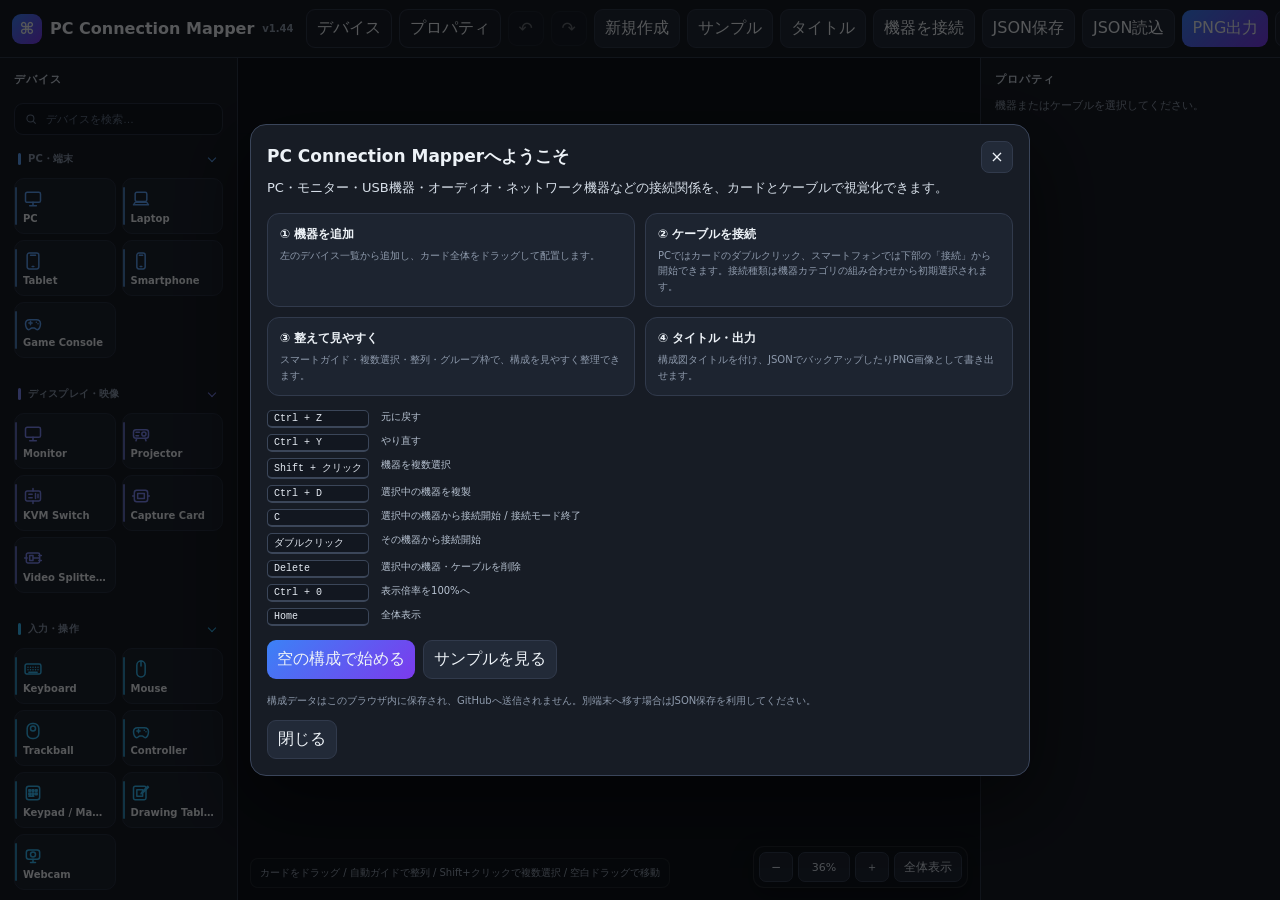
<file: index.html>
<!DOCTYPE html>
<html lang="ja">
<head>
  <meta charset="UTF-8">
  <meta name="viewport" content="width=device-width, initial-scale=1.0">
  <title>PC Connection Mapper</title>
  <meta name="theme-color" content="#171c25">
  <meta name="description" content="PC周辺機器の接続関係を視覚化するWebアプリ">
  <link rel="manifest" href="./manifest.webmanifest">
  <link rel="icon" type="image/png" sizes="192x192" href="./icon-192.png">
  <link rel="apple-touch-icon" href="./icon-192.png">
  <link rel="stylesheet" href="./styles.css?v=1.44">
</head>
<body>
  <div id="app" class="app">
    <header class="topbar">
      <div class="brand">
        <span class="brand-mark">⌘</span>
        <span>PC Connection Mapper</span>
        <span class="version">v1.44</span>
      </div>
      <div class="top-actions">
        <button class="btn ghost" id="toggleLeftBtn">デバイス</button>
        <button class="btn ghost" id="toggleRightBtn">プロパティ</button>
        <button class="btn icon-action" id="undoBtn" title="元に戻す (Ctrl+Z)" disabled>↶</button>
        <button class="btn icon-action" id="redoBtn" title="やり直す (Ctrl+Y / Ctrl+Shift+Z)" disabled>↷</button>
        <button class="btn" id="newBtn">新規作成</button>
        <button class="btn" id="sampleBtn">サンプル</button>
        <button class="btn" id="titleBtn">タイトル</button>
        <button class="btn" id="connectBtn">機器を接続</button>
        <button class="btn" id="jsonSaveBtn">JSON保存</button>
        <button class="btn" id="jsonLoadBtn">JSON読込</button>
        <input id="jsonFileInput" type="file" accept=".json,application/json" hidden>
        <button class="btn primary" id="pngBtn">PNG出力</button>
        <button class="btn ghost help-btn" id="helpBtn" title="使い方">?</button>
      </div>
    </header>

    <aside class="sidebar left-panel">
      <div class="sidebar-heading">
        <div class="panel-title">デバイス</div>
        <button class="mobile-drawer-close" id="mobileLeftCloseBtn" type="button" aria-label="デバイスパネルを閉じる">×</button>
      </div>
      <div class="device-search-wrap">
        <svg class="device-search-icon" viewBox="0 0 24 24" aria-hidden="true" fill="none" stroke="currentColor" stroke-width="1.8">
          <circle cx="11" cy="11" r="6"></circle>
          <path d="m16 16 4 4"></path>
        </svg>
        <input id="deviceSearch" class="device-search-input" type="search" autocomplete="off" placeholder="デバイスを検索…">
        <button id="clearDeviceSearchBtn" class="device-search-clear" type="button" title="検索をクリア" hidden>×</button>
      </div>
      <div class="palette" id="palette"></div>
      <div class="panel-box">
        <div class="panel-title small-title">配置</div>
        <label class="check-row">
          <input id="snapToggle" type="checkbox" checked>
          <span>20pxグリッドに吸着</span>
        </label>
        <label class="form-label theme-control-label" for="backgroundThemeSelect">背景</label>
        <select class="form-control compact-control" id="backgroundThemeSelect">
          <option value="dark">Dark</option>
          <option value="light">Light</option>
        </select>
        <button class="btn group-add-btn" id="addGroupBtn">＋ グループ枠を追加</button>
      </div>
    </aside>

    <main class="viewport" id="viewport">
      <div class="world" id="world">
        <div id="groupsBack" class="groups-layer groups-layer-back"></div>
        <svg id="links" class="links"></svg>
        <div id="groups" class="groups-layer"></div>
        <div id="groupControls" class="group-controls-layer"></div>
        <div id="diagramTitleLayer" class="diagram-title-layer"></div>
        <div id="annotations" class="annotations-layer"></div>
        <div id="nodes" class="nodes"></div>
        <div id="guides" class="guides-layer"></div>
      </div>

      <div class="canvas-hint">
        カードをドラッグ / 自動ガイドで整列 / Shift+クリックで複数選択 / 空白ドラッグで移動
      </div>

      <div class="view-controls" id="viewControls">
        <button class="view-btn" id="zoomOutBtn" title="縮小">−</button>
        <button class="view-btn zoom-value" id="resetZoomBtn" title="100%に戻す">100%</button>
        <button class="view-btn" id="zoomInBtn" title="拡大">＋</button>
        <button class="view-btn fit-btn" id="fitBtn">全体表示</button>
      </div>
    </main>

    <aside class="sidebar right-panel">
      <div class="sidebar-heading">
        <div class="panel-title">プロパティ</div>
        <button class="mobile-drawer-close" id="mobileRightCloseBtn" type="button" aria-label="プロパティパネルを閉じる">×</button>
      </div>
      <div id="properties" class="properties-empty">機器またはケーブルを選択してください。</div>
    </aside>
  </div>

  <div class="mobile-drawer-backdrop" id="mobileDrawerBackdrop"></div>

  <nav class="mobile-toolbar" id="mobileToolbar" aria-label="モバイル操作">
    <button class="mobile-tool-btn" id="mobileDevicesBtn" type="button">
      <span class="mobile-tool-icon" aria-hidden="true">＋</span>
      <span>デバイス</span>
    </button>
    <button class="mobile-tool-btn" id="mobileConnectBtn" type="button" aria-pressed="false">
      <span class="mobile-tool-icon" aria-hidden="true">↗</span>
      <span id="mobileConnectLabel">接続</span>
    </button>
    <button class="mobile-tool-btn" id="mobileEditBtn" type="button">
      <span class="mobile-tool-icon" aria-hidden="true">✎</span>
      <span>編集</span>
    </button>
    <button class="mobile-tool-btn" id="mobileFitBtn" type="button">
      <span class="mobile-tool-icon" aria-hidden="true">□</span>
      <span>全体</span>
    </button>
  </nav>

  <div class="modal-backdrop" id="exportModal">
    <div class="modal">
      <div class="modal-head">
        <h2 id="modalTitle">書き出し</h2>
        <button class="icon-btn" id="modalCloseBtn">×</button>
      </div>
      <div id="modalContent"></div>
      <div class="modal-actions">
        <a class="btn primary" id="modalDownloadLink" download>保存</a>
        <button class="btn" id="copyJsonBtn" hidden>JSONをコピー</button>
        <button class="btn" id="modalCloseBtn2">閉じる</button>
      </div>
    </div>
  </div>

  <div class="toast" id="toast"></div>

  <script type="module" src="./app.js?v=1.44"></script>
  <script>
    if ('serviceWorker' in navigator && location.protocol !== 'file:') {
      window.addEventListener('load', () => {
        navigator.serviceWorker.register('./sw.js?v=1.44', { updateViaCache: 'none' }).catch(console.warn);
      });
    }
  </script>
</body>
</html>
</file>
<file: styles.css>
:root{
  color-scheme:dark;
  --bg:#0d1117;
  --panel:#171c25;
  --panel2:#202735;
  --panel3:#121720;
  --line:#313a4c;
  --text:#edf2f7;
  --muted:#8f9bad;
  --accent:#6ea8fe;
  --accent2:#8b5cf6;
  --danger:#ef4444;
  --left-w:238px;
  --right-w:300px;
}
*{box-sizing:border-box}
html,body{margin:0;width:100%;height:100%;overflow:hidden}
body{font-family:Inter,system-ui,-apple-system,BlinkMacSystemFont,"Segoe UI",sans-serif;background:var(--bg);color:var(--text)}
button,input,select,textarea{font:inherit}
button{user-select:none}
.app{
  width:100vw;height:100vh;
  display:grid;
  grid-template-columns:var(--left-w) minmax(0,1fr) var(--right-w);
  grid-template-rows:58px minmax(0,1fr);
}
.app.hide-left{grid-template-columns:0 minmax(0,1fr) var(--right-w)}
.app.hide-right{grid-template-columns:var(--left-w) minmax(0,1fr) 0}
.app.hide-left.hide-right{grid-template-columns:0 minmax(0,1fr) 0}
.topbar{
  grid-column:1/4;
  display:flex;align-items:center;gap:12px;
  padding:0 12px;
  background:#171c25;border-bottom:1px solid var(--line);
  min-width:0;
}
.brand{display:flex;align-items:center;gap:8px;font-weight:800;white-space:nowrap}
.brand-mark{
  width:30px;height:30px;border-radius:9px;display:grid;place-items:center;
  background:linear-gradient(135deg,#3b82f6,#7c3aed);
}
.version{font-size:10px;color:var(--muted);font-weight:600}
.top-actions{margin-left:auto;display:flex;gap:7px;align-items:center;min-width:0}
.btn{
  border:1px solid var(--line);background:#222a38;color:var(--text);
  padding:8px 10px;border-radius:9px;cursor:pointer;white-space:nowrap;
}
.btn:hover{border-color:#56637e;background:#293243}
.btn.primary{border:none;background:linear-gradient(135deg,#3b82f6,#7c3aed)}
.btn.ghost{background:#1b212c}
.btn.danger{background:#3a2429;color:#fecaca;border-color:#5b3038}
.sidebar{
  background:var(--panel);overflow:auto;padding:14px;
  transition:opacity .15s ease;
}
.left-panel{border-right:1px solid var(--line)}
.right-panel{border-left:1px solid var(--line)}
.hide-left .left-panel,.hide-right .right-panel{opacity:0;pointer-events:none;padding:0;overflow:hidden}
.panel-title{
  margin:0 0 10px;font-size:11px;text-transform:uppercase;
  letter-spacing:.08em;color:#cbd5e1;font-weight:800
}
.small-title{font-size:10px}
.palette{display:flex;flex-direction:column;gap:12px}
.device-group{display:block;margin:0}
.device-group-title{display:flex;align-items:center;gap:6px;font-size:9px;font-weight:800;letter-spacing:.08em;color:#77859a;margin:0 0 6px;padding:0 2px;text-transform:uppercase}
.device-group-grid{display:grid;grid-template-columns:1fr 1fr;gap:6px}
.palette-btn{
  position:relative;overflow:hidden;
  min-height:56px;padding:8px;border:1px solid #293244;border-radius:10px;
  background:#1d2430;color:var(--text);cursor:pointer;text-align:left;
  transition:background .15s,border-color .15s,transform .15s;
}
.palette-btn:hover{border-color:#52627d;background:#252f40;transform:translateY(-1px)}
.palette-icon{display:flex;align-items:center;height:22px;color:var(--cat-color,#9fb7d8)}
.palette-name{display:block;font-size:10px;font-weight:750;margin-top:3px;white-space:nowrap;overflow:hidden;text-overflow:ellipsis}
.palette-svg{width:20px;height:20px}
.device-svg{width:20px;height:20px}
.node-svg{width:20px;height:20px}
.panel-box{
  margin-top:12px;padding:11px;border-radius:12px;
  border:1px solid var(--line);background:#1d2430
}
.check-row{display:flex;align-items:center;gap:7px;font-size:11px;color:#c5cfdd}
.check-row input{width:auto}
.viewport{
  position:relative;overflow:hidden;background:#0f131b;
  user-select:none;-webkit-user-select:none;cursor:grab;min-width:0;min-height:0;
}
.viewport.panning{cursor:grabbing}
.world{
  position:absolute;left:0;top:0;width:3200px;height:2200px;
  transform-origin:0 0;
  background-color:#0f131b;
  background-image:
    linear-gradient(rgba(255,255,255,.035) 1px,transparent 1px),
    linear-gradient(90deg,rgba(255,255,255,.035) 1px,transparent 1px),
    linear-gradient(rgba(255,255,255,.06) 1px,transparent 1px),
    linear-gradient(90deg,rgba(255,255,255,.06) 1px,transparent 1px);
  background-size:20px 20px,20px 20px,100px 100px,100px 100px;
}
.links{position:absolute;inset:0;width:100%;height:100%;pointer-events:auto;z-index:2}
.nodes{position:absolute;inset:0;z-index:5}
.node{
  --cat-color:#64748b;
  position:absolute;border:1px solid #3b455a;border-radius:14px;
  background:linear-gradient(180deg,#222a39,#1b202c);
  box-shadow:0 10px 25px rgba(0,0,0,.27);
  overflow:hidden;cursor:grab;touch-action:none;
}
.node:active{cursor:grabbing}
.node.selected{
  border-color:var(--accent);
  box-shadow:0 0 0 2px rgba(110,168,254,.15),0 10px 25px rgba(0,0,0,.3)
}
.node.connect-source{
  border-color:#a78bfa;
  box-shadow:0 0 0 3px rgba(167,139,250,.16),0 10px 25px rgba(0,0,0,.3)
}
.node-head{display:flex;align-items:flex-start;gap:8px;padding:9px 10px 5px}
.node-icon{width:28px;height:28px;border-radius:8px;background:#192131;border:1px solid #313d52;color:var(--cat-color,#a9c2e5);display:grid;place-items:center;flex:0 0 auto}
.node-content{min-width:0}
.node-title{font-size:13px;font-weight:800;white-space:nowrap;overflow:hidden;text-overflow:ellipsis}
.node-type{font-size:9px;color:var(--muted)}
.node-model{font-size:10px;color:#9cabc0;margin-top:1px;white-space:nowrap;overflow:hidden;text-overflow:ellipsis}
.node-note{
  padding:0 10px 8px;color:#aab4c5;font-size:10px;line-height:1.35;
  white-space:pre-wrap;overflow:hidden;display:-webkit-box;
  -webkit-line-clamp:2;-webkit-box-orient:vertical
}
.edge-hit{stroke:rgba(255,255,255,.01);stroke-width:22;fill:none;pointer-events:stroke;cursor:pointer}
.edge-visible{fill:none;stroke-width:3;stroke-linecap:round;stroke-linejoin:round;pointer-events:none}
.edge-selected{stroke-width:5}
.edge-dashed{stroke-dasharray:8 6}
.edge-label{
  font-size:10px;fill:#d7deea;text-anchor:middle;
  paint-order:stroke;stroke:#11161f;stroke-width:5;
  pointer-events:auto;cursor:pointer
}
.canvas-hint{
  position:absolute;left:12px;bottom:12px;pointer-events:none;
  padding:7px 9px;border-radius:8px;
  background:rgba(17,22,30,.88);border:1px solid rgba(255,255,255,.08);
  font-size:10px;color:#9aa6b8
}
.view-controls{
  position:absolute;right:12px;bottom:12px;
  display:flex;align-items:center;gap:5px;padding:5px;
  background:rgba(17,22,30,.93);border:1px solid rgba(255,255,255,.09);
  border-radius:11px;box-shadow:0 8px 24px rgba(0,0,0,.24);
  backdrop-filter:blur(8px)
}
.view-btn{
  min-width:34px;height:30px;padding:0 9px;border:1px solid #354054;
  background:#202735;color:#dce4ef;border-radius:7px;cursor:pointer;font-size:12px
}
.view-btn:hover{background:#293243;border-color:#53627c}
.zoom-value{min-width:52px;font-size:11px}
.fit-btn{min-width:68px}
.properties-empty{font-size:11px;color:var(--muted);line-height:1.6}
.form-section{
  padding:12px;border:1px solid var(--line);border-radius:12px;
  background:#1d2430;margin-bottom:11px
}
.form-section h3{font-size:11px;margin:0 0 8px;text-transform:uppercase;letter-spacing:.06em}
.form-label{display:block;font-size:10px;color:var(--muted);margin:8px 0 4px}
.form-control{
  width:100%;padding:7px 8px;border-radius:8px;border:1px solid #3a4355;
  background:#121720;color:var(--text);outline:none
}
.form-control:focus{border-color:#5c8ee4}
textarea.form-control{resize:vertical;min-height:62px;line-height:1.4}
.form-grid{display:grid;grid-template-columns:1fr 1fr;gap:7px}
.mini-text{font-size:10px;color:var(--muted);line-height:1.5}
.modal-backdrop{
  position:fixed;inset:0;display:none;align-items:center;justify-content:center;
  background:rgba(0,0,0,.64);z-index:5000;padding:20px
}
.modal-backdrop.show{display:flex}
.modal{
  width:min(780px,94vw);max-height:88vh;overflow:auto;
  background:#171c25;border:1px solid #3a455a;border-radius:16px;
  box-shadow:0 25px 80px rgba(0,0,0,.55);padding:16px
}
.modal-head{display:flex;align-items:center;gap:10px}
.modal-head h2{margin:0;font-size:17px}
.icon-btn{margin-left:auto;width:32px;height:32px;border-radius:8px;border:1px solid var(--line);background:#222a38;color:var(--text);cursor:pointer}
.modal-actions{display:flex;gap:8px;flex-wrap:wrap;margin-top:12px}
.export-preview{display:block;max-width:100%;max-height:56vh;margin:12px auto;border:1px solid var(--line);background:#0f131b}
.export-json{width:100%;min-height:220px;font:11px Consolas,monospace}
.toast{
  position:fixed;left:50%;bottom:26px;transform:translateX(-50%);
  padding:9px 13px;border-radius:10px;background:#202938;border:1px solid #40506a;
  color:#e8eef7;z-index:7000;opacity:0;pointer-events:none;transition:.2s
}
.toast.show{opacity:1}
@media(max-width:1050px){
  :root{--left-w:205px;--right-w:260px}
  .top-actions .btn{padding:7px 8px;font-size:11px}
  .brand span:nth-child(2){display:none}
}

/* Editing controls */
.btn:disabled{opacity:.38;cursor:not-allowed;border-color:var(--line);background:#1b212c}
.btn:disabled:hover{background:#1b212c;border-color:var(--line)}
.icon-action{min-width:36px;padding-left:9px;padding-right:9px;font-size:17px;line-height:1}
.help-btn{min-width:34px;font-weight:800}
.welcome-lead{font-size:13px;line-height:1.7;color:#d8e0ea;margin:4px 0 12px}
.welcome-grid{display:grid;grid-template-columns:1fr 1fr;gap:10px;margin:14px 0}
.welcome-card{border:1px solid var(--line);background:#1d2430;border-radius:12px;padding:12px}
.welcome-card strong{display:block;font-size:12px;margin-bottom:5px}
.welcome-card p{margin:0;font-size:10px;color:var(--muted);line-height:1.55}
.welcome-actions{display:flex;gap:8px;flex-wrap:wrap;margin-top:14px}
.shortcut-list{display:grid;grid-template-columns:auto 1fr;gap:6px 12px;margin-top:10px;font-size:10px;color:#b8c3d2}
.shortcut-list kbd{font:10px Consolas,monospace;padding:2px 6px;border:1px solid #3b4659;border-bottom-width:2px;border-radius:5px;background:#121720;color:#e5ebf3}
@media(max-width:780px){.welcome-grid{grid-template-columns:1fr}.top-actions{overflow-x:auto}}

.node.size-xlarge .node-head{padding:12px 13px 7px}
.node.size-xlarge .node-title{font-size:15px}
.node.size-xlarge .node-model{font-size:11px;margin-top:3px}
.node.size-xlarge .node-note{
  padding:3px 13px 12px;
  font-size:11px;
  line-height:1.45;
  -webkit-line-clamp:6;
}

.node.selected-primary{box-shadow:0 0 0 2px rgba(110,168,254,.22),0 10px 25px rgba(0,0,0,.3)}
.node.locked{border-style:dashed}
.lock-badge{
  position:absolute;right:8px;bottom:7px;
  padding:2px 5px;border-radius:5px;
  background:#131925;border:1px solid #3d4a60;
  color:#8ea1bb;font-size:7px;font-weight:800;letter-spacing:.08em;
  pointer-events:none;
}
.action-grid{display:grid;grid-template-columns:1fr 1fr;gap:7px}
.single-actions{margin-bottom:0}
.selection-summary{font-size:13px;margin-bottom:5px;color:#dce6f4}
.range-caption{display:flex;justify-content:space-between;margin-top:3px;font-size:9px;color:#718097}


/* Visual organization */
.palette-btn::before{
  content:"";position:absolute;left:0;top:8px;bottom:8px;width:2px;border-radius:2px;
  background:var(--cat-color,#64748b);opacity:.7
}

.node::before{
  content:"";position:absolute;left:14px;right:14px;top:0;height:3px;
  border-radius:0 0 4px 4px;background:var(--cat-color);opacity:.9
}

.groups-layer,.group-controls-layer,.diagram-title-layer,.guides-layer{
  position:absolute;inset:0;width:100%;height:100%
}
.groups-layer{pointer-events:none;z-index:3}
.groups-layer-back{z-index:1}
.group-controls-layer{pointer-events:none;z-index:8}
.diagram-title-layer{pointer-events:none;z-index:6}
.guides-layer{pointer-events:none;z-index:20}
.group-frame{
  --group-color:#64748b;
  position:absolute;box-sizing:border-box;
  border:1.5px dashed color-mix(in srgb,var(--group-color) 62%,transparent);
  border-radius:18px;
  background:color-mix(in srgb,var(--group-color) 5%,transparent);
  pointer-events:none;
}
.group-frame.selected{
  border-style:solid;
  box-shadow:0 0 0 2px color-mix(in srgb,var(--group-color) 16%,transparent)
}
.group-control-frame{
  --group-color:#64748b;
  position:absolute;
  box-sizing:border-box;
  pointer-events:none;
}
.group-control-frame.selected .group-title-bar{
  box-shadow:0 0 0 2px color-mix(in srgb,var(--group-color) 18%,transparent)
}
.group-hit-edge{
  position:absolute;
  pointer-events:auto;
  cursor:grab;
  touch-action:none;
  z-index:1;
}
.group-hit-edge:active{cursor:grabbing}
.group-hit-top{left:0;right:0;top:-5px;height:10px}
.group-hit-bottom{left:0;right:0;bottom:-5px;height:10px}
.group-hit-left{left:-5px;top:5px;bottom:5px;width:10px}
.group-hit-right{right:-5px;top:5px;bottom:5px;width:10px}
.group-title-bar{
  position:absolute;left:12px;top:-14px;max-width:calc(100% - 48px);
  padding:5px 9px;border-radius:8px;
  border:1px solid color-mix(in srgb,var(--group-color) 52%,#273142);
  background:#171d27;color:#dce5f1;
  font-size:10px;font-weight:800;letter-spacing:.03em;
  white-space:nowrap;overflow:hidden;text-overflow:ellipsis;
  pointer-events:auto;cursor:grab;touch-action:none;z-index:2
}
.group-title-bar:active{cursor:grabbing}
.group-title-bar::before{
  content:"";display:inline-block;width:6px;height:6px;border-radius:50%;
  background:var(--group-color);margin-right:6px;vertical-align:1px
}
.group-resize{
  position:absolute;right:-5px;bottom:-5px;width:14px;height:14px;
  border-radius:4px;background:#171d27;border:1px solid var(--group-color);
  pointer-events:auto;cursor:nwse-resize;touch-action:none;z-index:2
}
.group-resize::after{
  content:"";position:absolute;right:2px;bottom:2px;width:5px;height:5px;
  border-right:1px solid var(--group-color);border-bottom:1px solid var(--group-color)
}
.group-add-btn{width:100%;margin-top:9px;font-size:10px}

.diagram-title-card{
  position:absolute;pointer-events:auto;cursor:grab;touch-action:none;
  padding:4px 8px 7px 0;
  color:#f1f5f9;font-size:24px;font-weight:800;letter-spacing:-.02em;
  text-shadow:0 2px 10px rgba(0,0,0,.3);
  border-bottom:2px solid rgba(148,163,184,.32);
  min-width:220px;max-width:1200px;
  white-space:nowrap;overflow:hidden;text-overflow:ellipsis
}
.diagram-title-card:active{cursor:grabbing}

.smart-guide{position:absolute;pointer-events:none;background:#38bdf8;opacity:.85}
.smart-guide.vertical{top:0;bottom:0;width:1px;box-shadow:0 0 8px rgba(56,189,248,.45)}
.smart-guide.horizontal{left:0;right:0;height:1px;box-shadow:0 0 8px rgba(56,189,248,.45)}

.color-control{height:36px;padding:4px;cursor:pointer}

.group-frame:hover{
  background:color-mix(in srgb,var(--group-color) 8%,transparent);
}


/* Device search, collapsible palette and PNG export */
.device-search-wrap{
  position:relative;
  margin:6px 0 10px;
}
.device-search-icon{
  position:absolute;
  left:10px;
  top:50%;
  width:14px;
  height:14px;
  transform:translateY(-50%);
  color:#718097;
  pointer-events:none;
}
.device-search-input{
  width:100%;
  height:32px;
  padding:0 30px 0 31px;
  border:1px solid #2b3445;
  border-radius:9px;
  background:#111721;
  color:#e8eef7;
  outline:none;
  font:11px "Segoe UI","Yu Gothic UI","Meiryo",sans-serif;
}
.device-search-input::placeholder{color:#66758a}
.device-search-input::-webkit-search-cancel-button{display:none}
.device-search-clear{
  position:absolute;
  right:5px;
  top:50%;
  transform:translateY(-50%);
  width:24px;
  height:24px;
  border:0;
  border-radius:6px;
  background:transparent;
  color:#8290a4;
  cursor:pointer;
  font-size:16px;
  line-height:1;
}
.device-search-clear:hover{background:#242d3c;color:#dce5f1}

.palette-empty{
  padding:18px 10px;
  border:1px dashed #354054;
  border-radius:10px;
  text-align:center;
  color:#7f8da1;
}
.palette-empty strong{display:block;color:#aeb9c8;font-size:10px;margin-bottom:4px}
.palette-empty span{display:block;font-size:9px;line-height:1.5}

.png-settings{display:flex;flex-direction:column;gap:12px;margin-top:8px}
.png-setting-section{
  padding:12px;
  border:1px solid var(--line);
  border-radius:12px;
  background:#1d2430;
}
.png-setting-title{
  margin-bottom:9px;
  color:#dce5f1;
  font-size:11px;
  font-weight:800;
}
.png-option-row{
  display:flex;
  align-items:center;
  justify-content:space-between;
  gap:14px;
  padding:8px 0;
  border-top:1px solid rgba(255,255,255,.05);
  cursor:pointer;
}
.png-option-row:first-of-type{border-top:0}
.png-option-row span{display:flex;flex-direction:column;gap:2px}
.png-option-row strong,.png-scale-card strong{font-size:11px;color:#dfe7f2}
.png-option-row small,.png-scale-card small{font-size:9px;color:#7f8ca0}
.png-option-row input{width:16px;height:16px}

.png-scale-card{
  position:relative;
  display:flex;
  align-items:center;
  gap:8px;
  min-height:48px;
  padding:9px 10px;
  border:1px solid #303a4d;
  border-radius:10px;
  background:#151b25;
  cursor:pointer;
}
.png-scale-card:has(input:checked){
  border-color:#647ff2;
  background:#20283a;
  box-shadow:0 0 0 1px rgba(100,127,242,.14);
}
.png-scale-card span{display:flex;flex-direction:column;gap:2px}
.png-scale-card input{width:14px;height:14px}
.png-scale-options{display:grid;grid-template-columns:repeat(3,1fr);gap:8px}

.png-generate-row{
  display:flex;
  align-items:center;
  gap:10px;
}
.png-preview-loading,.png-export-error{
  margin-top:4px;
  padding:16px;
  border:1px dashed #394559;
  border-radius:10px;
  text-align:center;
  font-size:10px;
  color:#8e9caf;
}
.png-export-error{color:#f0a3a3;border-color:#69424a;background:#2a1d22}
.png-preview-shell{
  margin-top:4px;
  border:1px solid var(--line);
  border-radius:10px;
  overflow:auto;
  max-height:50vh;
  background:#0f131b;
}
.png-preview-shell .export-preview{
  margin:0 auto;
  border:0;
  max-height:none;
}

@media(max-width:620px){
  .png-scale-options{grid-template-columns:1fr}
}


/* Device category headers */
.device-group + .device-group{margin-top:10px}


.device-group-toggle{
  display:flex;
  align-items:center;
  justify-content:space-between;
  gap:8px;
  width:100%;
  min-height:28px;
  padding:3px 4px;
  margin:0 0 5px;
  border:0;
  border-radius:7px;
  background:transparent;
  color:#8d9bb0;
  cursor:pointer;
  text-align:left;
  font:inherit;
  font-size:10px;
  font-weight:750;
  letter-spacing:.015em;
  line-height:1.2;
}
.device-group-toggle:hover{
  background:#1d2532;
  color:#c5d0df;
}
.device-group-heading{
  display:flex;
  align-items:center;
  gap:7px;
  min-width:0;
}
.device-group-marker{
  width:3px;
  height:12px;
  flex:0 0 auto;
  border-radius:3px;
  background:var(--cat-color,#64748b);
}
.device-group-label{
  min-width:0;
  white-space:nowrap;
  overflow:hidden;
  text-overflow:ellipsis;
}
.device-group-chevron{
  position:relative;
  width:14px;
  height:14px;
  flex:0 0 14px;
  display:inline-block;
  transform:rotate(0deg);
  transition:transform .15s ease;
  font-size:11px;
  color:var(--cat-color,#64748b);
}
.device-group-toggle.collapsed .device-group-chevron{transform:rotate(-90deg)}
.device-group-chevron::before{
  content:"";
  position:absolute;
  left:4px;
  top:3px;
  width:5px;
  height:5px;
  border-right:1.5px solid currentColor;
  border-bottom:1.5px solid currentColor;
  transform:rotate(45deg);
  transition:transform .15s ease, top .15s ease;
}
.device-group-toggle.collapsed .device-group-chevron::before{
  top:4px;
  transform:rotate(-45deg);
}

/* Collapsed category content must stay hidden. */
.device-group-grid[hidden]{
  display:none !important;
}


.device-search-input:focus{
  border-color:#536783;
  box-shadow:0 0 0 2px rgba(96,165,250,.08);
}


/* Free text annotations */
.annotations-layer{
  position:absolute;
  inset:0;
  width:100%;
  height:100%;
  pointer-events:none;
  z-index:7;
}
.annotation-text{
  position:absolute;
  pointer-events:auto;
  cursor:grab;
  touch-action:none;
  max-width:700px;
  padding:3px 5px;
  border:1px solid transparent;
  border-radius:5px;
  color:#cbd5e1;
  font-weight:500;
  line-height:1.4;
  white-space:pre-wrap;
  overflow-wrap:anywhere;
  user-select:none;
}
.annotation-text:hover{
  background:rgba(30,41,59,.48);
  border-color:rgba(100,116,139,.3);
}
.annotation-text.selected{
  background:rgba(30,41,59,.72);
  border-color:#647ff2;
  box-shadow:0 0 0 1px rgba(100,127,242,.15);
}
.annotation-text:active{cursor:grabbing}


/* Smartphone viewing and basic editing */
.sidebar-heading{
  display:flex;
  align-items:center;
  justify-content:space-between;
  gap:8px;
}
.sidebar-heading>.panel-title{margin-bottom:10px}
.mobile-drawer-close,
.mobile-toolbar,
.mobile-drawer-backdrop{display:none}

@media(max-width:760px){
  :root{
    --mobile-top-h:50px;
    --mobile-bottom-h:58px;
  }

  html,body{
    overscroll-behavior:none;
  }

  .app,
  .app.hide-left,
  .app.hide-right,
  .app.hide-left.hide-right{
    grid-template-columns:minmax(0,1fr);
    grid-template-rows:var(--mobile-top-h) minmax(0,1fr);
  }

  .topbar{
    grid-column:1;
    grid-row:1;
    height:var(--mobile-top-h);
    padding:0 10px;
    z-index:2800;
  }
  .top-actions{display:none}
  .brand{min-width:0;gap:7px;font-size:12px}
  .brand-mark{width:28px;height:28px;border-radius:8px}
  .brand span:nth-child(2){
    display:inline;
    overflow:hidden;
    text-overflow:ellipsis;
  }
  .version{font-size:9px}

  .viewport{
    grid-column:1;
    grid-row:2;
    touch-action:none;
  }

  .canvas-hint{display:none}

  .sidebar,
  .hide-left .left-panel,
  .hide-right .right-panel{
    position:fixed;
    top:var(--mobile-top-h);
    bottom:var(--mobile-bottom-h);
    width:min(88vw,340px);
    padding:14px;
    overflow:auto;
    opacity:1;
    pointer-events:auto;
    z-index:3200;
    box-shadow:0 18px 48px rgba(0,0,0,.42);
    transition:transform .2s ease;
  }

  .left-panel{
    left:0;
    border-right:1px solid var(--line);
    transform:translateX(-102%);
  }
  .right-panel{
    right:0;
    border-left:1px solid var(--line);
    transform:translateX(102%);
  }
  .app.mobile-left-open .left-panel{transform:translateX(0)}
  .app.mobile-right-open .right-panel{transform:translateX(0)}

  .sidebar-heading{
    position:sticky;
    top:-14px;
    z-index:5;
    margin:-14px -14px 8px;
    padding:12px 12px 8px;
    background:linear-gradient(180deg,#171c25 78%,rgba(23,28,37,.94));
  }
  .sidebar-heading>.panel-title{margin:0}
  .mobile-drawer-close{
    display:grid;
    place-items:center;
    width:34px;
    height:34px;
    padding:0;
    border:1px solid #354054;
    border-radius:9px;
    background:#202735;
    color:#dce5f1;
    font-size:20px;
    line-height:1;
  }

  .device-group-grid{grid-template-columns:1fr 1fr}
  .palette-btn{min-height:60px}
  .btn,.form-control{min-height:40px}
  .form-control{font-size:16px}
  .form-label,.mini-text{font-size:11px}

  .mobile-drawer-backdrop{
    position:fixed;
    left:0;right:0;
    top:var(--mobile-top-h);
    bottom:var(--mobile-bottom-h);
    z-index:3000;
    background:rgba(4,8,14,.54);
    backdrop-filter:blur(2px);
  }
  .app.mobile-left-open~.mobile-drawer-backdrop,
  .app.mobile-right-open~.mobile-drawer-backdrop{
    display:block;
  }

  .mobile-toolbar{
    position:fixed;
    left:0;right:0;bottom:0;
    z-index:3100;
    height:var(--mobile-bottom-h);
    display:grid;
    grid-template-columns:repeat(4,1fr);
    padding:5px max(6px,env(safe-area-inset-right)) max(5px,env(safe-area-inset-bottom)) max(6px,env(safe-area-inset-left));
    border-top:1px solid #30394b;
    background:rgba(18,23,32,.97);
    box-shadow:0 -10px 30px rgba(0,0,0,.22);
    backdrop-filter:blur(12px);
  }
  .mobile-tool-btn{
    min-width:0;
    border:0;
    border-radius:9px;
    background:transparent;
    color:#8f9bad;
    display:flex;
    flex-direction:column;
    align-items:center;
    justify-content:center;
    gap:1px;
    font-size:9px;
    font-weight:700;
  }
  .mobile-tool-icon{
    height:22px;
    display:grid;
    place-items:center;
    color:#b9c5d5;
    font-size:18px;
    line-height:1;
  }
  .mobile-tool-btn.active{
    background:#202a3a;
    color:#dce8f8;
  }
  .mobile-tool-btn.active .mobile-tool-icon{color:#7db1ff}
  .mobile-tool-btn.has-selection:not(.active) .mobile-tool-icon{color:#dce5f1}

  .view-controls{
    right:8px;
    bottom:calc(var(--mobile-bottom-h) + 8px);
    padding:4px;
  }
  .view-btn{min-width:32px;height:30px}
  .fit-btn{display:none}

  .modal-backdrop{
    padding:10px;
    align-items:flex-end;
  }
  .modal{
    width:100%;
    max-height:84vh;
    border-radius:16px 16px 10px 10px;
    padding:14px;
  }
  .modal-head h2{font-size:15px}

  .toast{
    bottom:calc(var(--mobile-bottom-h) + 14px);
    max-width:88vw;
    text-align:center;
  }
}


/* Diagram background themes */
.theme-control-label{margin-top:10px}
.compact-control{height:34px;padding-top:5px;padding-bottom:5px}
.viewport.theme-light{background:#e8ebf0}
.world.theme-light{
  background-color:#ffffff;
  background-image:
    linear-gradient(rgba(15,23,42,.035) 1px,transparent 1px),
    linear-gradient(90deg,rgba(15,23,42,.035) 1px,transparent 1px),
    linear-gradient(rgba(15,23,42,.065) 1px,transparent 1px),
    linear-gradient(90deg,rgba(15,23,42,.065) 1px,transparent 1px);
}
.world.theme-light .node{
  background:linear-gradient(180deg,rgba(255,255,255,.97),rgba(248,250,252,.97));
  border-color:#cbd5e1;
  box-shadow:0 8px 20px rgba(15,23,42,.10);
}
.world.theme-light .node.selected,
.world.theme-light .node.selected-primary{
  border-color:#4f86d9;
  box-shadow:0 0 0 2px rgba(79,134,217,.14),0 8px 20px rgba(15,23,42,.12);
}
.world.theme-light .node.connect-source{
  border-color:#8b5cf6;
  box-shadow:0 0 0 3px rgba(139,92,246,.13),0 8px 20px rgba(15,23,42,.12);
}
.world.theme-light .node-icon{background:rgba(241,245,249,.92);border-color:#d7dee8}
.world.theme-light .node-title{color:#172033}
.world.theme-light .node-type{color:#64748b}
.world.theme-light .node-model{color:#475569}
.world.theme-light .node-note{color:#556274}
.world.theme-light .edge-label{fill:#334155;stroke:#ffffff}
.world.theme-light .diagram-title-card{
  color:#172033;
  text-shadow:none;
  border-bottom-color:rgba(71,85,105,.28);
}
.world.theme-light .annotation-text{color:#334155}
.world.theme-light .annotation-text:hover{background:rgba(226,232,240,.68);border-color:rgba(100,116,139,.24)}
.world.theme-light .annotation-text.selected{background:rgba(219,234,254,.75);border-color:#4f86d9}
.world.theme-light .group-title-bar{
  background:#ffffff;
  color:#334155;
  border-color:color-mix(in srgb,var(--group-color) 48%,#cbd5e1);
  box-shadow:0 2px 8px rgba(15,23,42,.08);
}
.world.theme-light .group-resize{background:#ffffff}
.world.theme-light .lock-badge{background:#f8fafc;border-color:#cbd5e1;color:#64748b}

/* Optional card background images */
.node-image-layer{
  position:absolute;
  inset:12px 12px 14px 18px;
  z-index:0;
  pointer-events:none;
  background-position:right bottom;
  background-size:contain;
  background-repeat:no-repeat;
  -webkit-mask-image:linear-gradient(135deg,rgba(0,0,0,0) 10%,rgba(0,0,0,.12) 30%,rgba(0,0,0,.62) 62%,rgba(0,0,0,1) 88%);
  mask-image:linear-gradient(135deg,rgba(0,0,0,0) 10%,rgba(0,0,0,.12) 30%,rgba(0,0,0,.62) 62%,rgba(0,0,0,1) 88%);
}
.node-image-fade{
  position:absolute;
  inset:0;
  z-index:1;
  pointer-events:none;
  background:linear-gradient(135deg,rgba(29,36,48,.98) 4%,rgba(29,36,48,.92) 26%,rgba(29,36,48,.42) 58%,rgba(29,36,48,.10) 82%,rgba(29,36,48,0) 100%);
}
.world.theme-light .node-image-fade{
  background:linear-gradient(135deg,rgba(255,255,255,.98) 4%,rgba(255,255,255,.92) 26%,rgba(255,255,255,.44) 58%,rgba(255,255,255,.12) 82%,rgba(255,255,255,0) 100%);
}
.node-head,.node-note{position:relative;z-index:2}
.lock-badge{z-index:2}
.node::before{z-index:3}
.node-image-preview{
  min-height:78px;
  margin-bottom:8px;
  display:grid;
  place-items:center;
  border:1px dashed #394559;
  border-radius:9px;
  background:#121720;
  background-position:center;
  background-size:contain;
  background-repeat:no-repeat;
  color:#718097;
  font-size:10px;
}
.node-image-preview.has-image{border-style:solid}
.png-theme-note{margin:-2px 0 6px}


/* Large card memo capacity */
.node.size-large .node-note{
  padding:0 10px 5px;
  font-size:10px;
  line-height:1.25;
  -webkit-line-clamp:4;
}
</file>
